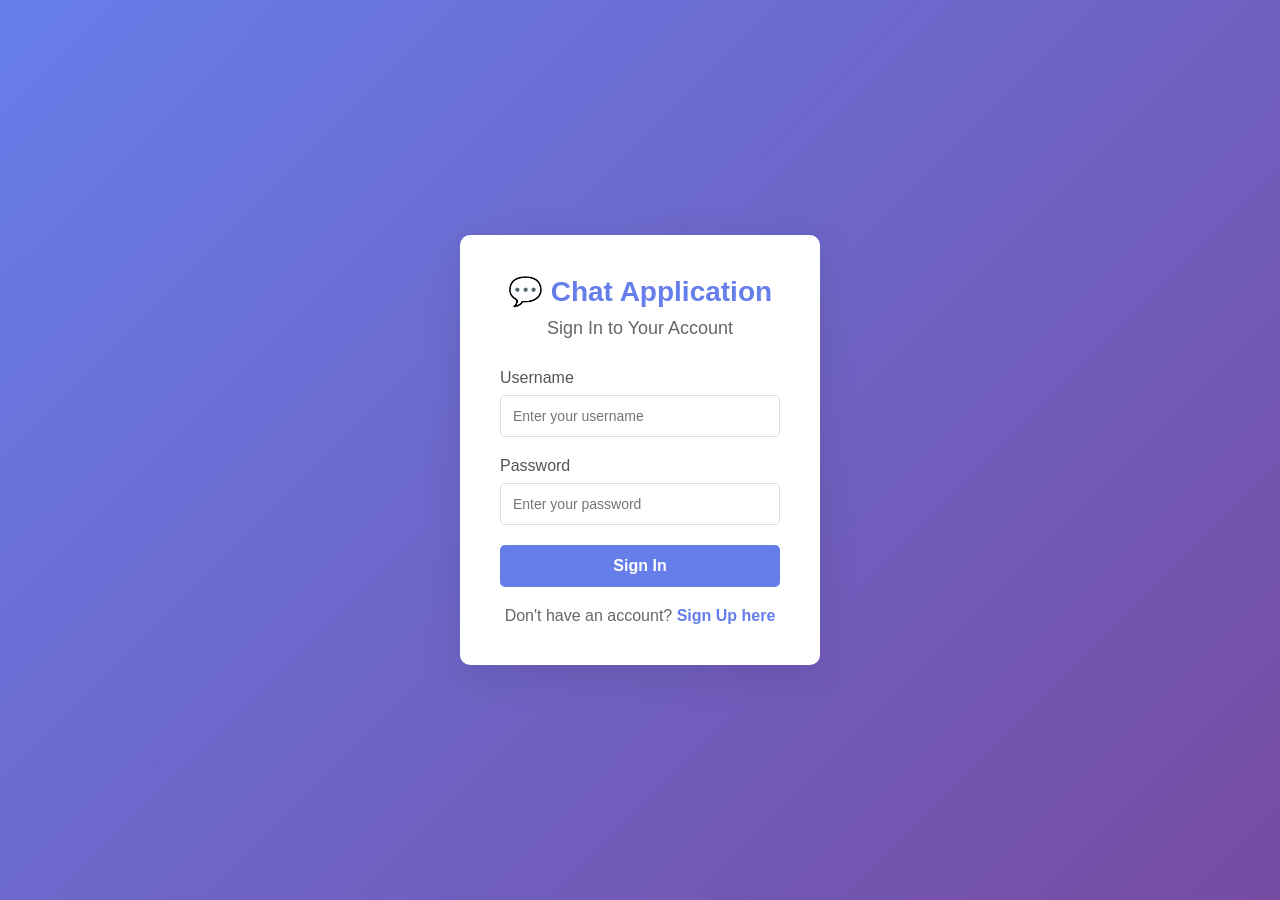
<file: src/main/resources/static/login.html>
<!DOCTYPE html>
<html lang="en">
<head>
    <meta charset="UTF-8">
    <meta name="viewport" content="width=device-width, initial-scale=1.0">
    <title>Login - Chat Application</title>
    <link rel="stylesheet" href="chat.css">
</head>
<body>
    <div class="auth-container">
        <div class="auth-box">
            <h1>💬 Chat Application</h1>
            <h2>Sign In to Your Account</h2>
            
            <div id="errorMessage" class="error-message"></div>
            
            <form id="loginForm">
                <div class="form-group">
                    <label for="username">Username</label>
                    <input type="text" id="username" name="username" placeholder="Enter your username" autocomplete="username" required>
                </div>
                
                <div class="form-group">
                    <label for="password">Password</label>
                    <input type="password" id="password" name="password" placeholder="Enter your password" autocomplete="current-password" required>
                </div>
                
                <button type="submit" class="auth-btn">Sign In</button>
            </form>
            
            <p class="auth-link">Don't have an account? <a href="register.html">Sign Up here</a></p>
        </div>
    </div>
    
    <script src="script.js"></script>
</body>
</html>
</file>
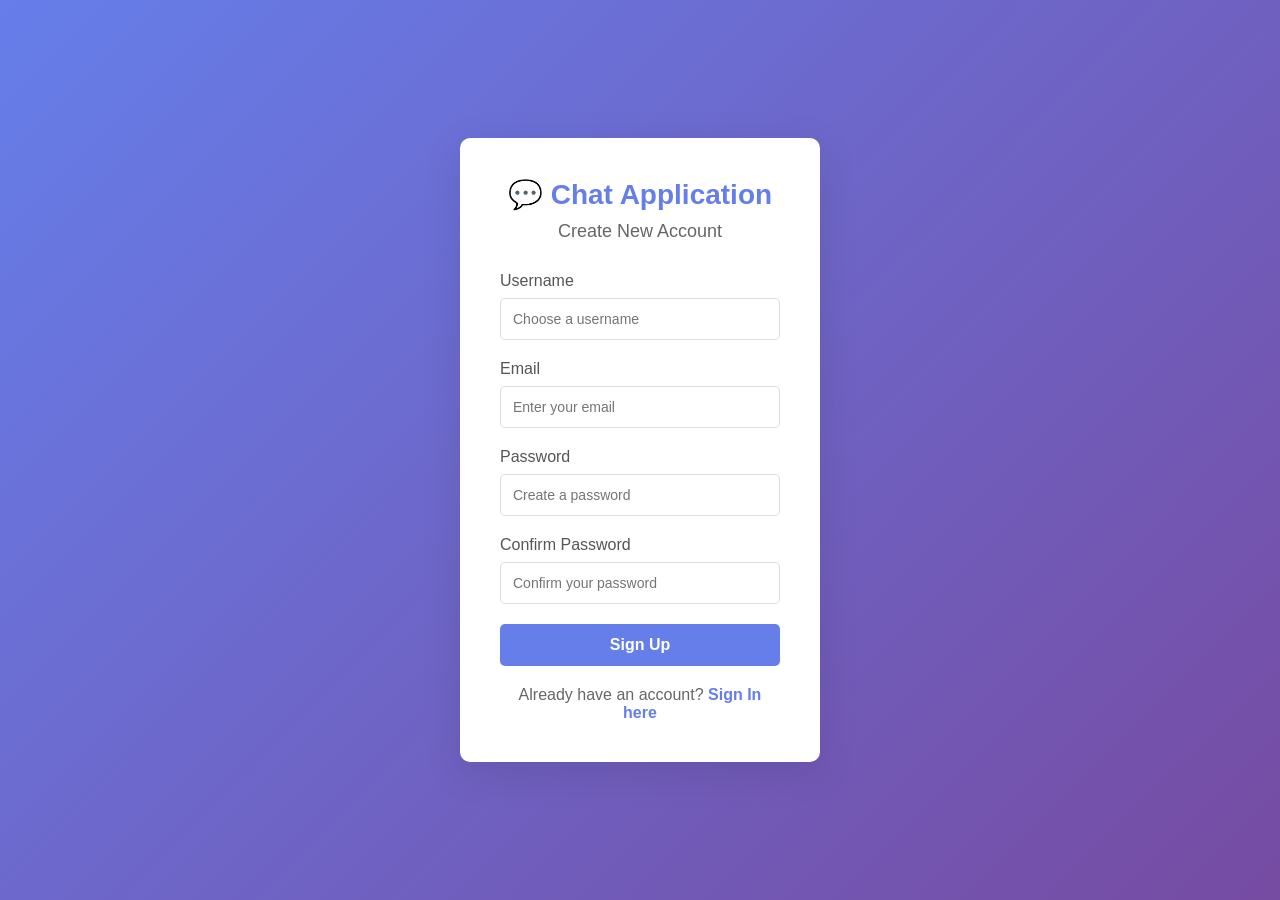
<file: src/main/resources/static/register.html>
<!DOCTYPE html>
<html lang="en">
<head>
    <meta charset="UTF-8">
    <meta name="viewport" content="width=device-width, initial-scale=1.0">
    <title>Register - Chat Application</title>
    <link rel="stylesheet" href="chat.css">
</head>
<body>
    <div class="auth-container">
        <div class="auth-box">
            <h1>💬 Chat Application</h1>
            <h2>Create New Account</h2>
            
            <div id="errorMessage" class="error-message"></div>
            <div id="successMessage" class="success-message"></div>
            
            <form id="registerForm">
                <div class="form-group">
                    <label for="username">Username</label>
                    <input type="text" id="username" name="username" placeholder="Choose a username" autocomplete="username" required>
                </div>
                
                <div class="form-group">
                    <label for="email">Email</label>
                    <input type="email" id="email" name="email" placeholder="Enter your email" autocomplete="email" required>
                </div>
                
                <div class="form-group">
                    <label for="password">Password</label>
                    <input type="password" id="password" name="password" placeholder="Create a password" autocomplete="new-password" required>
                </div>
                
                <div class="form-group">
                    <label for="confirmPassword">Confirm Password</label>
                    <input type="password" id="confirmPassword" name="confirmPassword" placeholder="Confirm your password" autocomplete="new-password" required>
                </div>
                
                <button type="submit" class="auth-btn">Sign Up</button>
            </form>
            
            <p class="auth-link">Already have an account? <a href="login.html">Sign In here</a></p>
        </div>
    </div>
    
    <script src="script.js"></script>
</body>
</html>
</file>
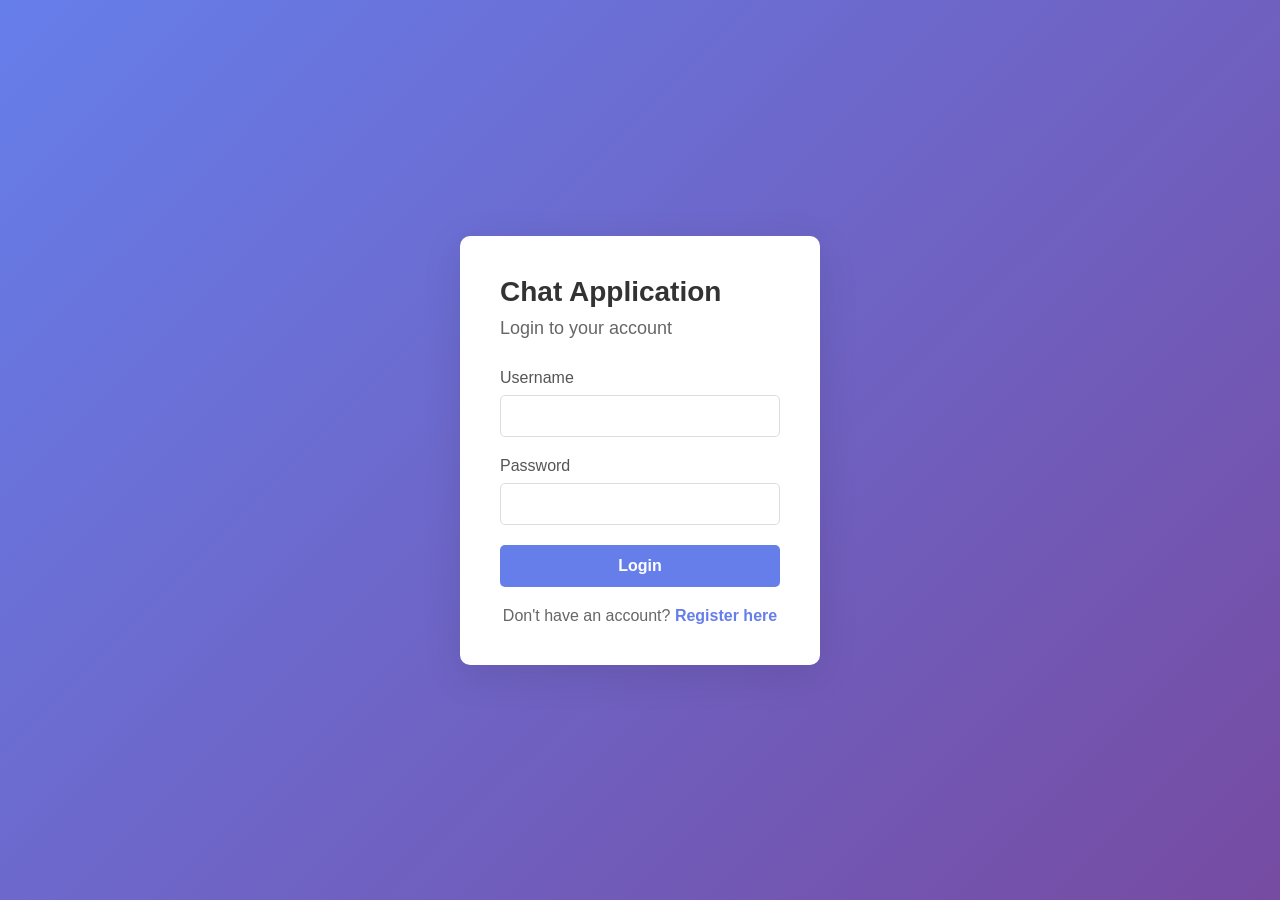
<file: chatmessage/src/main/resources/static/login.html>
<!DOCTYPE html>
<html lang="en">
<head>
    <meta charset="UTF-8">
    <meta name="viewport" content="width=device-width, initial-scale=1.0">
    <title>Login - Chat Application</title>
    <link rel="stylesheet" href="chat.css">
</head>
<body>
    <div class="auth-container">
        <div class="auth-box">
            <h1>Chat Application</h1>
            <h2>Login to your account</h2>
            
            <div id="error" class="error-message"></div>
            
            <form id="loginForm">
                <div class="form-group">
                    <label for="username">Username</label>
                    <input type="text" id="username" name="username" required>
                </div>
                
                <div class="form-group">
                    <label for="password">Password</label>
                    <input type="password" id="password" name="password" required>
                </div>
                
                <button type="submit" class="auth-btn">Login</button>
            </form>
            
            <p class="auth-link">Don't have an account? <a href="register.html">Register here</a></p>
        </div>
    </div>
    
    <script src="script.js"></script>
</body>
</html>
</file>
<file: src/main/resources/static/chat.css>
* {
    margin: 0;
    padding: 0;
    box-sizing: border-box;
}

body {
    font-family: -apple-system, BlinkMacSystemFont, 'Segoe UI', Roboto, Oxygen, Ubuntu, sans-serif;
    background: linear-gradient(135deg, #667eea 0%, #764ba2 100%);
    height: 100vh;
    display: flex;
    justify-content: center;
    align-items: center;
}

/* Auth Pages */
.auth-container {
    width: 100%;
    max-width: 400px;
    padding: 20px;
}

.auth-box {
    background: white;
    padding: 40px;
    border-radius: 10px;
    box-shadow: 0 10px 40px rgba(0,0,0,0.1);
}

.auth-box h1 {
    color: #667eea;
    margin-bottom: 10px;
    font-size: 28px;
    text-align: center;
}

.auth-box h2 {
    color: #666;
    font-size: 18px;
    font-weight: 500;
    margin-bottom: 30px;
    text-align: center;
}

.form-group {
    margin-bottom: 20px;
}

.form-group label {
    display: block;
    margin-bottom: 8px;
    color: #555;
    font-weight: 500;
}

.form-group input {
    width: 100%;
    padding: 12px;
    border: 1px solid #ddd;
    border-radius: 5px;
    font-size: 14px;
    transition: border-color 0.3s;
}

.form-group input:focus {
    outline: none;
    border-color: #667eea;
}

.auth-btn {
    width: 100%;
    padding: 12px;
    background: #667eea;
    color: white;
    border: none;
    border-radius: 5px;
    font-size: 16px;
    font-weight: 600;
    cursor: pointer;
    transition: background 0.3s;
}

.auth-btn:hover {
    background: #5a67d8;
}

.auth-link {
    text-align: center;
    margin-top: 20px;
    color: #666;
}

.auth-link a {
    color: #667eea;
    text-decoration: none;
    font-weight: 600;
}

.auth-link a:hover {
    text-decoration: underline;
}

.error-message {
    color: #e53e3e;
    font-size: 14px;
    margin-bottom: 15px;
    text-align: center;
    padding: 10px;
    background: #fff5f5;
    border-radius: 5px;
    border: 1px solid #feb2b2;
    display: none;
}

.success-message {
    color: #28a745;
    font-size: 14px;
    margin-bottom: 15px;
    text-align: center;
    padding: 10px;
    background: #d4edda;
    border-radius: 5px;
    border: 1px solid #c3e6cb;
    display: none;
}

/* Chat Page */
.chat-container {
    display: flex;
    width: 95%;
    max-width: 1200px;
    height: 90vh;
    background: white;
    border-radius: 10px;
    box-shadow: 0 10px 40px rgba(0,0,0,0.1);
    overflow: hidden;
}

.sidebar {
    width: 300px;
    background: #f8f9fa;
    border-right: 1px solid #e9ecef;
    display: flex;
    flex-direction: column;
}

.user-profile {
    padding: 20px;
    display: flex;
    align-items: center;
    border-bottom: 1px solid #e9ecef;
}

.avatar {
    width: 50px;
    height: 50px;
    background: linear-gradient(135deg, #667eea 0%, #764ba2 100%);
    border-radius: 50%;
    display: flex;
    align-items: center;
    justify-content: center;
    color: white;
    font-weight: 600;
    font-size: 20px;
    margin-right: 15px;
}

.user-info {
    flex: 1;
}

.user-info h3 {
    font-size: 16px;
    margin-bottom: 5px;
    color: #333;
}

.status {
    font-size: 12px;
    padding: 3px 8px;
    border-radius: 12px;
    background: #e9ecef;
    color: #666;
}

.status.online {
    background: #48bb78;
    color: white;
}

.logout-btn {
    padding: 8px 12px;
    background: none;
    border: 1px solid #e53e3e;
    color: #e53e3e;
    border-radius: 5px;
    cursor: pointer;
    transition: all 0.3s;
    font-size: 12px;
}

.logout-btn:hover {
    background: #e53e3e;
    color: white;
}

.search-box {
    padding: 15px 20px;
    border-bottom: 1px solid #e9ecef;
}

.search-box input {
    width: 100%;
    padding: 10px;
    border: 1px solid #e9ecef;
    border-radius: 5px;
    font-size: 14px;
}

.search-box input:focus {
    outline: none;
    border-color: #667eea;
}

.users-list {
    flex: 1;
    overflow-y: auto;
}

.loading {
    padding: 20px;
    text-align: center;
    color: #666;
}

.user-item {
    display: flex;
    align-items: center;
    padding: 15px 20px;
    cursor: pointer;
    transition: background 0.3s;
    border-bottom: 1px solid #e9ecef;
}

.user-item:hover {
    background: #e9ecef;
}

.user-item.active {
    background: #667eea;
    color: white;
}

.user-avatar {
    width: 40px;
    height: 40px;
    background: #6c757d;
    border-radius: 50%;
    display: flex;
    align-items: center;
    justify-content: center;
    color: white;
    font-weight: 600;
    margin-right: 15px;
}

.user-details {
    flex: 1;
}

.user-name {
    font-weight: 600;
    margin-bottom: 3px;
}

.user-email {
    font-size: 12px;
    color: #6c757d;
}

.user-item.active .user-email {
    color: #e9ecef;
}

.chat-area {
    flex: 1;
    display: flex;
    flex-direction: column;
}

.chat-header {
    padding: 20px;
    border-bottom: 1px solid #e9ecef;
}

.chat-header h2 {
    color: #333;
    font-size: 18px;
}

.messages-container {
    flex: 1;
    overflow-y: auto;
    padding: 20px;
}

.messages {
    display: flex;
    flex-direction: column;
}

.message {
    margin-bottom: 15px;
    display: flex;
    flex-direction: column;
}

.message.sent {
    align-items: flex-end;
}

.message.received {
    align-items: flex-start;
}

.message-content {
    max-width: 60%;
    padding: 10px 15px;
    border-radius: 10px;
    word-wrap: break-word;
}

.message.sent .message-content {
    background: #667eea;
    color: white;
}

.message.received .message-content {
    background: #e9ecef;
    color: #333;
}

.message-time {
    font-size: 11px;
    color: #6c757d;
    margin-top: 5px;
    margin-left: 10px;
    margin-right: 10px;
}

.message-input-container {
    padding: 20px;
    border-top: 1px solid #e9ecef;
}

.message-input-container form {
    display: flex;
    gap: 10px;
}

.message-input-container input {
    flex: 1;
    padding: 12px;
    border: 1px solid #ddd;
    border-radius: 5px;
    font-size: 14px;
}

.message-input-container input:focus {
    outline: none;
    border-color: #667eea;
}

.message-input-container input:disabled {
    background: #e9ecef;
    cursor: not-allowed;
}

.message-input-container button {
    padding: 12px 24px;
    background: #667eea;
    color: white;
    border: none;
    border-radius: 5px;
    font-weight: 600;
    cursor: pointer;
    transition: background 0.3s;
}

.message-input-container button:hover {
    background: #5a67d8;
}

.message-input-container button:disabled {
    background: #ccc;
    cursor: not-allowed;
}

::-webkit-scrollbar {
    width: 6px;
}

::-webkit-scrollbar-track {
    background: #f1f1f1;
}

::-webkit-scrollbar-thumb {
    background: #cbd5e0;
    border-radius: 3px;
}

::-webkit-scrollbar-thumb:hover {
    background: #a0aec0;
}
</file>
<file: chatmessage/src/main/resources/static/chat.css>
* {
    margin: 0;
    padding: 0;
    box-sizing: border-box;
}

body {
    font-family: -apple-system, BlinkMacSystemFont, 'Segoe UI', Roboto, Oxygen, Ubuntu, sans-serif;
    background: linear-gradient(135deg, #667eea 0%, #764ba2 100%);
    height: 100vh;
    display: flex;
    justify-content: center;
    align-items: center;
}

/* Auth Pages */
.auth-container {
    width: 100%;
    max-width: 400px;
    padding: 20px;
}

.auth-box {
    background: white;
    padding: 40px;
    border-radius: 10px;
    box-shadow: 0 10px 40px rgba(0,0,0,0.1);
}

.auth-box h1 {
    color: #333;
    margin-bottom: 10px;
    font-size: 28px;
}

.auth-box h2 {
    color: #666;
    font-size: 18px;
    font-weight: 500;
    margin-bottom: 30px;
}

.form-group {
    margin-bottom: 20px;
}

.form-group label {
    display: block;
    margin-bottom: 8px;
    color: #555;
    font-weight: 500;
}

.form-group input {
    width: 100%;
    padding: 12px;
    border: 1px solid #ddd;
    border-radius: 5px;
    font-size: 14px;
    transition: border-color 0.3s;
}

.form-group input:focus {
    outline: none;
    border-color: #667eea;
}

.auth-btn {
    width: 100%;
    padding: 12px;
    background: #667eea;
    color: white;
    border: none;
    border-radius: 5px;
    font-size: 16px;
    font-weight: 600;
    cursor: pointer;
    transition: background 0.3s;
}

.auth-btn:hover {
    background: #5a67d8;
}

.auth-link {
    text-align: center;
    margin-top: 20px;
    color: #666;
}

.auth-link a {
    color: #667eea;
    text-decoration: none;
    font-weight: 600;
}

.auth-link a:hover {
    text-decoration: underline;
}

.error-message {
    color: #e53e3e;
    font-size: 14px;
    margin-bottom: 15px;
    text-align: center;
}

/* Chat Page */
.chat-container {
    display: flex;
    width: 95%;
    max-width: 1200px;
    height: 90vh;
    background: white;
    border-radius: 10px;
    box-shadow: 0 10px 40px rgba(0,0,0,0.1);
    overflow: hidden;
}

.sidebar {
    width: 300px;
    background: #f8f9fa;
    border-right: 1px solid #e9ecef;
    display: flex;
    flex-direction: column;
}

.user-profile {
    padding: 20px;
    display: flex;
    align-items: center;
    border-bottom: 1px solid #e9ecef;
}

.avatar {
    width: 50px;
    height: 50px;
    background: linear-gradient(135deg, #667eea 0%, #764ba2 100%);
    border-radius: 50%;
    display: flex;
    align-items: center;
    justify-content: center;
    color: white;
    font-weight: 600;
    font-size: 20px;
    margin-right: 15px;
}

.user-info {
    flex: 1;
}

.user-info h3 {
    font-size: 16px;
    margin-bottom: 5px;
    color: #333;
}

.status {
    font-size: 12px;
    padding: 3px 8px;
    border-radius: 12px;
    background: #e9ecef;
    color: #666;
}

.status.online {
    background: #48bb78;
    color: white;
}

.logout-btn {
    padding: 8px 12px;
    background: none;
    border: 1px solid #e53e3e;
    color: #e53e3e;
    border-radius: 5px;
    cursor: pointer;
    transition: all 0.3s;
    font-size: 12px;
}

.logout-btn:hover {
    background: #e53e3e;
    color: white;
}

.users-list {
    flex: 1;
    overflow-y: auto;
}

.user-item {
    display: flex;
    align-items: center;
    padding: 15px 20px;
    cursor: pointer;
    transition: background 0.3s;
    border-bottom: 1px solid #e9ecef;
}

.user-item:hover {
    background: #e9ecef;
}

.user-item.active {
    background: #667eea;
    color: white;
}

.user-avatar {
    width: 40px;
    height: 40px;
    background: #6c757d;
    border-radius: 50%;
    display: flex;
    align-items: center;
    justify-content: center;
    color: white;
    font-weight: 600;
    margin-right: 15px;
}

.user-details {
    flex: 1;
}

.user-name {
    font-weight: 600;
    margin-bottom: 3px;
}

.user-email {
    font-size: 12px;
    color: #6c757d;
}

.user-item.active .user-email {
    color: #e9ecef;
}

.chat-area {
    flex: 1;
    display: flex;
    flex-direction: column;
}

.chat-header {
    padding: 20px;
    border-bottom: 1px solid #e9ecef;
}

.chat-header h2 {
    color: #333;
    font-size: 18px;
}

.messages-container {
    flex: 1;
    overflow-y: auto;
    padding: 20px;
}

.messages {
    display: flex;
    flex-direction: column;
}

.message {
    margin-bottom: 15px;
    display: flex;
    flex-direction: column;
}

.message.sent {
    align-items: flex-end;
}

.message.received {
    align-items: flex-start;
}

.message-content {
    max-width: 60%;
    padding: 10px 15px;
    border-radius: 10px;
    word-wrap: break-word;
}

.message.sent .message-content {
    background: #667eea;
    color: white;
}

.message.received .message-content {
    background: #e9ecef;
    color: #333;
}

.message-time {
    font-size: 11px;
    color: #6c757d;
    margin-top: 5px;
    margin-left: 10px;
    margin-right: 10px;
}

.message-input-container {
    padding: 20px;
    border-top: 1px solid #e9ecef;
}

.message-input-container form {
    display: flex;
    gap: 10px;
}

.message-input-container input {
    flex: 1;
    padding: 12px;
    border: 1px solid #ddd;
    border-radius: 5px;
    font-size: 14px;
}

.message-input-container input:focus {
    outline: none;
    border-color: #667eea;
}

.message-input-container button {
    padding: 12px 24px;
    background: #667eea;
    color: white;
    border: none;
    border-radius: 5px;
    font-weight: 600;
    cursor: pointer;
}

.message-input-container button:hover {
    background: #5a67d8;
}

.message-input-container button:disabled,
.message-input-container input:disabled {
    background: #ccc;
    cursor: not-allowed;
}

::-webkit-scrollbar {
    width: 6px;
}

::-webkit-scrollbar-track {
    background: #f1f1f1;
}

::-webkit-scrollbar-thumb {
    background: #cbd5e0;
    border-radius: 3px;
}

::-webkit-scrollbar-thumb:hover {
    background: #a0aec0;
}
</file>
